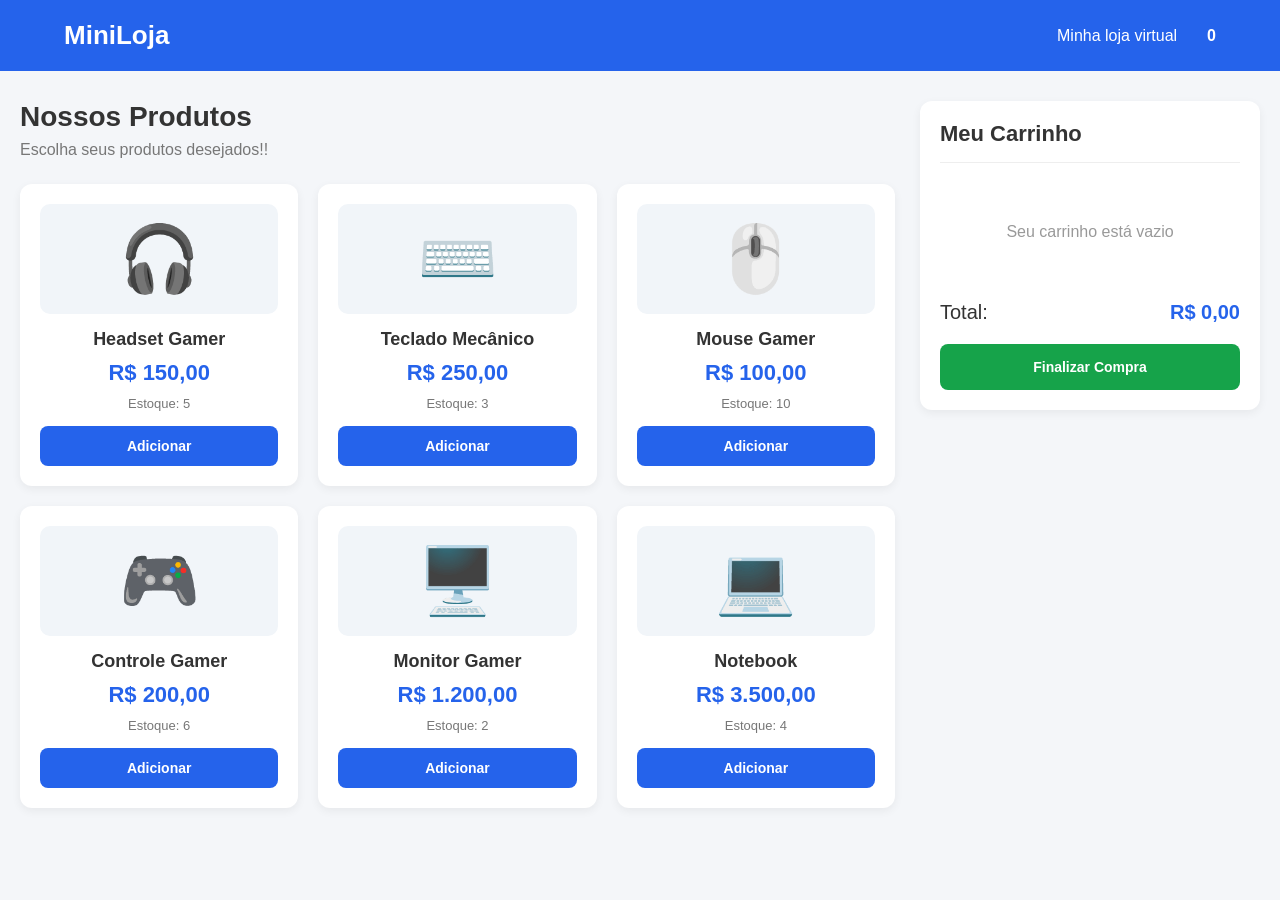
<file: index.html>
<!DOCTYPE html>
<html lang="pt-BR">

<head>
    <meta charset="UTF-8">
    <meta name="viewport" content="width=device-width, initial-scale=1.0">

    <title>MiniLoja</title>

    <link rel="stylesheet" href="./CSS/style.css">
    <script src="./JS/loja.js" defer></script>
</head>

<body>

    <header>
        <div class="logo">MiniLoja</div>
        <div class="header-info">
            <span>Minha loja virtual</span>
            <span><strong id="contador-dinheiro">0</strong></span>
        </div>
    </header>

    <main class="container">
        <aside class="loja">
            <div class="titulo-secao">
                <h1>Nossos Produtos</h1>
                <p>Escolha seus produtos desejados!!</p>
            </div>
            <div id="lista-produtos" class="grid-produtos"></div>
        </aside>

        <aside class="carrinho">
            <h2>Meu Carrinho</h2>
            <div id="lista-carrinho"></div>
            <div class="resumo-carrinho">
                <div class="linha-total">
                    <span>Total:</span>
                    <strong id="total-carrinho">R$ 0,00</strong>
                </div>
                <button id="btn-finalizar" class="btn-finalizar">Finalizar Compra</button>
            </div>
        </aside>
    </main>

</body>

</html>
</file>
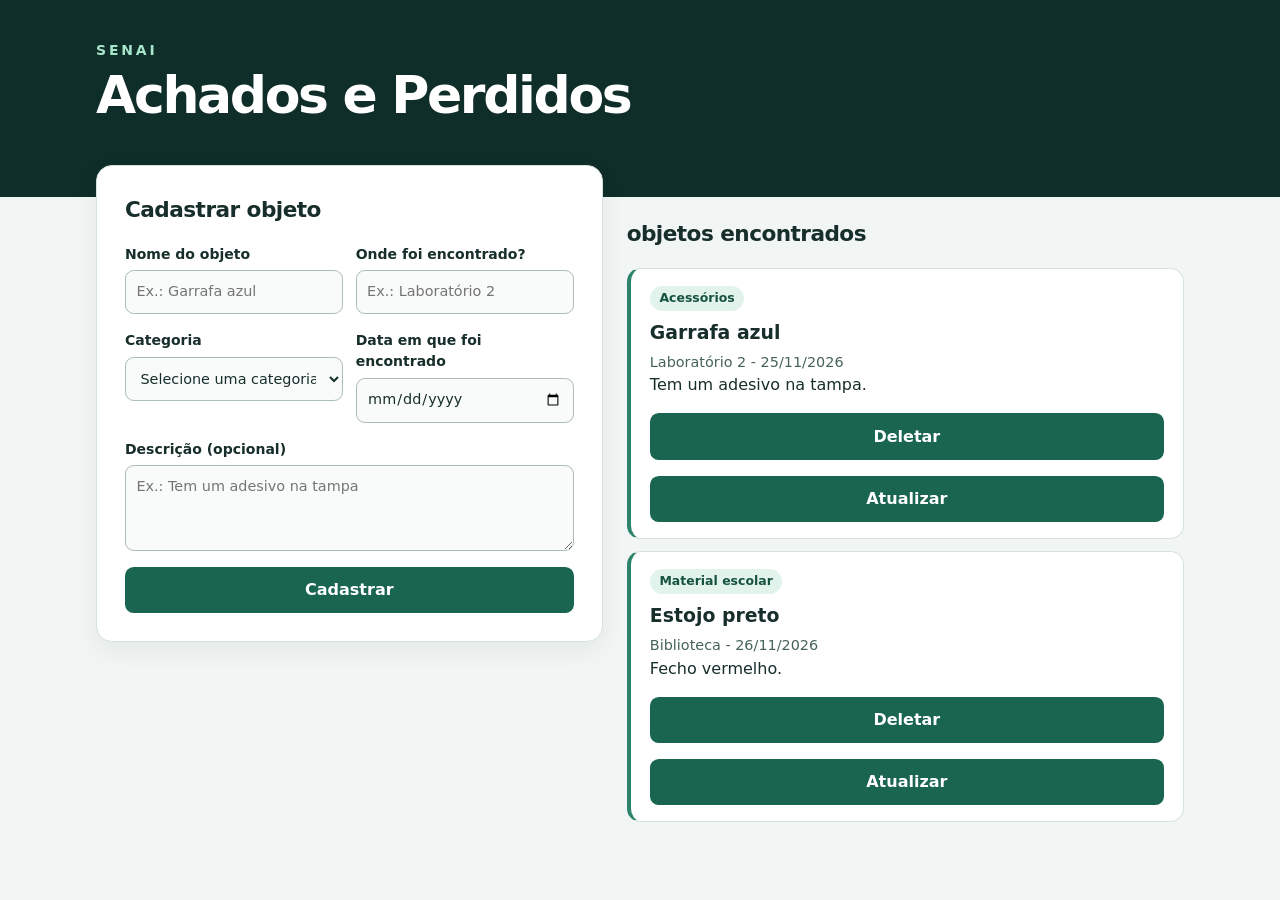
<file: achados-e-perdidos-senai-aplicativos/index.html>
<!DOCTYPE html>
<html lang="pt-BR">

<head>
    <meta charset="UTF-8">
    <meta name="viewport" content="width=device-width, initial-scale=1">
    <title>Achados e Perdidos do SENAI</title>
    <link rel="stylesheet" href="style.css">
    <script src="script.js" defer></script>
</head>

<body>
    <header class="cabecalho">
        <div class="largura">
            <p class="instituicao">SENAI</p>
            <h1>Achados e Perdidos</h1>
        </div>
    </header>
    <main class="largura">
        <section class="painel" aria-labelledby="titulo-cadastro">
            <h2 id="titulo-cadastro">Cadastrar objeto</h2>
            <div class="campos">
                <div class="campo">
                    <label for="nome">Nome do objeto</label>
                    <input id="nome" type="text" placeholder="Ex.: Garrafa azul">
                </div>

                <div class="campo">
                    <label for="local">Onde foi encontrado?</label>
                    <input id="local" type="text" placeholder="Ex.: Laboratório 2">
                </div>

                <div class="campo">
                    <label for="categoria">Categoria</label>
                    <select id="categoria">
                        <option value="">Selecione uma categoria</option>
                        <option value="Acessórios">Acessórios</option>
                        <option value="Material escolar">Material escolar</option>
                        <option value="Eletrônicos">Eletrônicos</option>
                        <option value="Outros">Outros</option>
                    </select>
                </div>

                <div class="campo">
                    <label for="data">Data em que foi encontrado</label>
                    <input id="data" type="date">
                </div>

                <div class="campo campo-inteiro">
                    <label for="descricao">Descrição (opcional)</label>
                    <textarea id="descricao" rows="3" placeholder="Ex.: Tem um adesivo na tampa"></textarea>
                </div>

            </div>
            <button type="button" onclick="cadastrarObjeto()">Cadastrar</button>
            <p id="mensagem" role="status"></p>
        </section>

        <section class="resultados" aria-labelledby="titulo-lista">
            <h2 id="titulo-lista">objetos encontrados</h2>
            <ul id="lista-objetos"></ul>
        </section>
    </main>

</body>

</html>
</file>
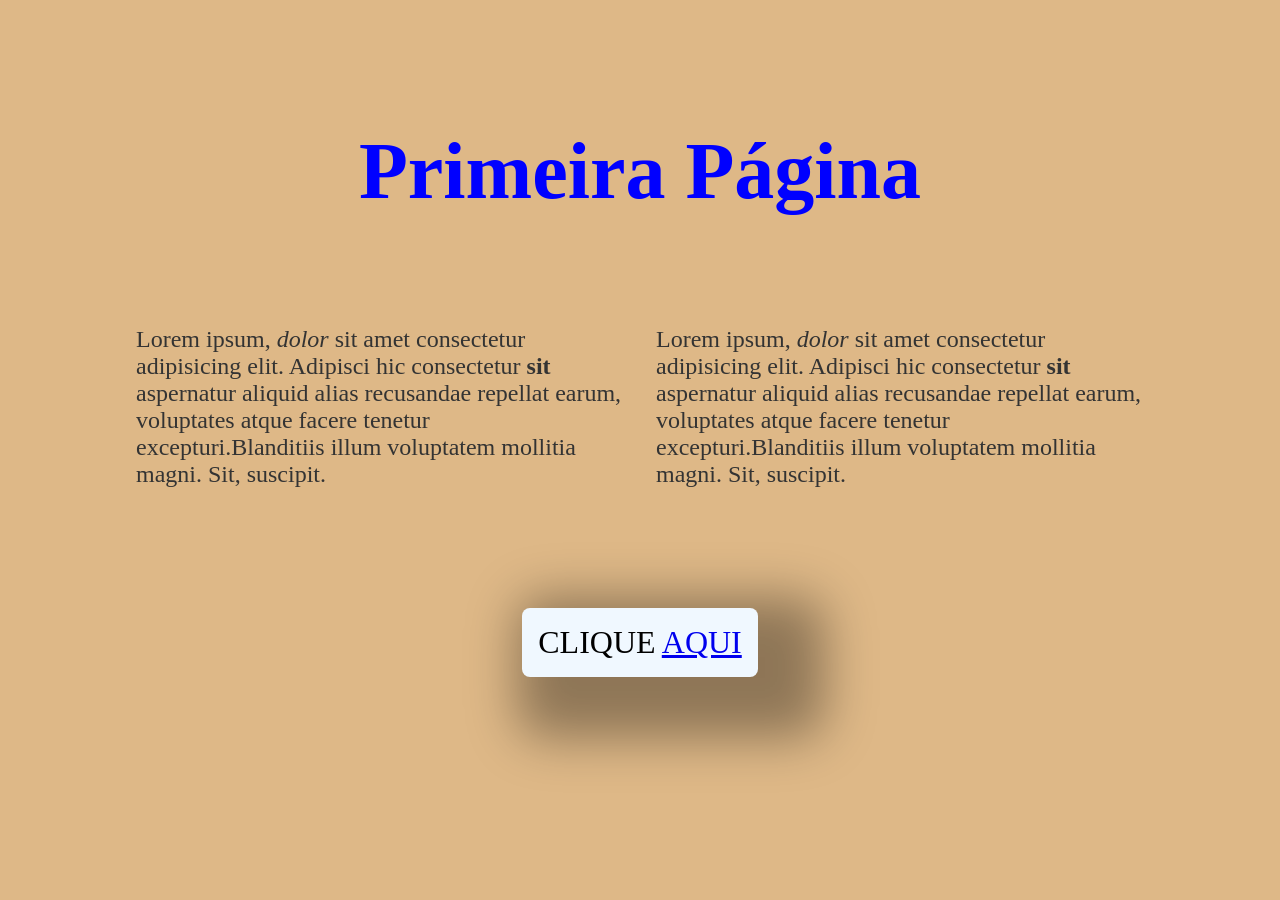
<file: introducao/index.html>
<!DOCTYPE html>
<html lang="pt-BR">

<head>
    <meta charset="UTF-8">
    <meta name="viewport" content="width=device-width, initial-scale=1.0">
    <title>Senai</title>

    <link rel="stylesheet" href="style.css">
</head>

<body>
    <div class="container">
        <h1>Primeira Página</h1>
        <div class="content">
            <p>
                Lorem ipsum, <i>dolor</i> sit amet consectetur adipisicing elit.
                Adipisci hic consectetur <strong>sit</strong> aspernatur aliquid
                alias recusandae repellat earum, voluptates atque facere tenetur
                excepturi.Blanditiis illum voluptatem mollitia magni. Sit, suscipit.
            </p>

            <p>
                Lorem ipsum, <i>dolor</i> sit amet consectetur adipisicing elit.
                Adipisci hic consectetur <strong>sit</strong> aspernatur aliquid
                alias recusandae repellat earum, voluptates atque facere tenetur
                excepturi.Blanditiis illum voluptatem mollitia magni. Sit, suscipit.
            </p>
        </div>
        <span>
            CLIQUE
            <a href="http://youtube.com" targe="blank">AQUI</a>
        </span>
    </div>
</body>

</html>
</file>
<file: CSS/style.css>
/* CONFIGURAÇÕES GERAIS */
* {
    margin: 0;
    padding: 0;
    box-sizing: border-box;
}

body {
    font-family: Arial, sans-serif;
    background: #f4f6f9;
    color: #333;
}

/* CABEÇALHO */
header {
    background: #2563eb;
    color: white;
    padding: 20px 5%;
    display: flex;
    justify-content: space-between;
    align-items: center;
}

.logo {
    font-size: 26px;
    font-weight: bold;
}

.header-info {
    display: flex;
    align-items: center;
    gap: 30px;
}

/* CONTEÚDO */
.container {
    max-width: 1400px;
    margin: 30px auto;
    padding: 0 20px;
    display: grid;
    grid-template-columns: 1fr 340px;
    gap: 25px;
}

.titulo-secao {
    margin-bottom: 25px;
}

.titulo-secao h1 {
    font-size: 28px;
    margin-bottom: 8px;
}

.titulo-secao p {
    color: #777;
}

/* PRODUTOS */
.grid-produtos {
    display: grid;
    grid-template-columns: repeat(3, 1fr);
    gap: 20px;
}

.card-produto {
    background: white;
    border-radius: 12px;
    padding: 20px;
    text-align: center;
    box-shadow: 0 3px 10px rgba(0, 0, 0, 0.06);
    transition: transform 0.2s;
}

.card-produto:hover {
    transform: translateY(-5px);
}

.produto-imagem {
    height: 110px;
    display: flex;
    align-items: center;
    justify-content: center;
    font-size: 65px;
    background: #f1f5f9;
    border-radius: 10px;
    margin-bottom: 15px;
}

.card-produto h3 {
    font-size: 18px;
    margin-bottom: 10px;
}

.preco {
    font-size: 22px;
    font-weight: bold;
    color: #2563eb;
    margin-bottom: 10px;
}

.estoque {
    font-size: 13px;
    color: #777;
    margin-bottom: 15px;
}

/* BOTÕES */
button {
    cursor: pointer;
    border: none;
    border-radius: 8px;
    font-size: 14px;
    font-weight: bold;
}

.btn-adicionar {
    width: 100%;
    padding: 12px;
    background: #2563eb;
    color: white;
}

.btn-adicionar:hover {
    background: #1d4ed8;
}

.btn-adicionar:disabled {
    background: #94a3b8;
    cursor: not-allowed;
}

/* CARRINHO */
.carrinho {
    background: white;
    border-radius: 12px;
    padding: 20px;
    box-shadow: 0 3px 10px rgba(0, 0, 0, 0.06);
    align-self: start;
}

.carrinho h2 {
    font-size: 22px;
    margin-bottom: 25px;
    padding-bottom: 15px;
    border-bottom: 1px solid #eee;
}

.item-carrinho {
    display: flex;
    justify-content: space-between;
    align-items: center;
    gap: 10px;
    padding: 15px 0;
    border-bottom: 1px solid #eee;
}

.item-info {
    flex: 1;
}

.item-info h4 {
    font-size: 14px;
    margin-bottom: 6px;
}

.item-info p {
    color: #2563eb;
    font-weight: bold;
}

.controles {
    display: flex;
    align-items: center;
    gap: 8px;
    margin-top: 10px;
}

.btn-quantidade {
    width: 28px;
    height: 28px;
    background: #e2e8f0;
    color: #333;
}

.btn-quantidade:hover {
    background: #cbd5e1;
}

.btn-remover {
    background: #fee2e2;
    color: #dc2626;
    padding: 8px;
}

.btn-remover:hover {
    background: #fecaca;
}

.resumo-carrinho {
    margin-top: 25px;
}

.linha-total {
    display: flex;
    justify-content: space-between;
    font-size: 20px;
    margin-bottom: 20px;
}

.linha-total strong {
    color: #2563eb;
}

.btn-finalizar {
    width: 100%;
    padding: 15px;
    background: #16a34a;
    color: white;
}

.btn-finalizar:hover {
    background: #15803d;
}

.carrinho-vazio {
    text-align: center;
    padding: 35px 10px;
    color: #999;
}

footer {
    text-align: center;
    padding: 25px;
    color: #888;
    font-size: 14px;
}

/* RESPONSIVIDADE */
@media (max-width: 1100px) {
    .grid-produtos {
        grid-template-columns: repeat(2, 1fr);
    }
}

@media (max-width: 800px) {
    .container {
        grid-template-columns: 1fr;
    }
}

@media (max-width: 500px) {
    header {
        flex-direction: column;
        gap: 15px;
    }

    .grid-produtos {
        grid-template-columns: 1fr;
    }
}
</file>
<file: achados-e-perdidos-senai-aplicativos/style.css>
* {
    box-sizing: border-box;
}

body {
    margin: 0;
    background: #f1f5f4;
    color: #172e2a;
    font: 1rem/1.5 system-ui, sans-serif;
}

.largura {
    width: min(100% - 2rem, 68rem);
    margin-inline: auto;
}

.cabecalho {
    padding: 2.5rem 0 4.5rem;
    background: #102e29;
    color: #fff;
}

.instituicao {
    margin: 0 0 .4rem;
    color: #a8e6cc;
    font-size: .875rem;
    font-weight: 750;
    letter-spacing: .2em;
}

h1 {
    margin: 0;
    font-size: clamp(2rem, 5vw, 3.25rem);
    line-height: 1.1;
    letter-spacing: -.045em;
}

main {
    display: grid;
    grid-template-columns: minmax(0, 1fr) minmax(0, 1.1fr);
    align-items: start;
    gap: 1.5rem;
    padding-bottom: 2rem;
}

.painel {
    margin-top: -2rem;
    padding: clamp(1rem, 3vw, 1.75rem);
    border: 1px solid #d5e2dd;
    border-radius: 1rem;
    background: #fff;
    box-shadow: 0 8px 26px #102e2910;
}

.resultados {
    padding-top: 1.35rem;
}

h2 {
    margin: 0 0 1.1rem;
    font-size: 1.35rem;
    letter-spacing: -.025em;
}

.campos {
    display: grid;
    grid-template-columns: repeat(2, minmax(0, 1fr));
    gap: 1rem .8rem;
}

.campo-inteiro {
    grid-column: 1 / -1;
}

label {
    display: block;
    margin-bottom: .35rem;
    font-size: .875rem;
    font-weight: 650;
}

input,
select,
textarea {
    display: block;
    width: 100%;
    min-width: 0;
    min-height: 2.75rem;
    padding: .6rem .65rem;
    border: 1px solid #aabdb6;
    border-radius: .55rem;
    background: #f8fbfa;
    color: inherit;
    font: inherit;
    font-size: .9rem;
}

textarea {
    resize: vertical;
}

button {
    width: 100%;
    margin-top: 1rem;
    padding: .7rem 1rem;
    border: 0;
    border-radius: .55rem;
    background: #19654f;
    color: #fff;
    font: inherit;
    font-weight: 700;
    cursor: pointer;
}

button:hover {
    background: #124b3b;
}

:focus-visible {
    outline: 3px solid #287c69;
    outline-offset: 2px;
}

#mensagem {
    margin: .75rem 0 0;
}

#mensagem:empty {
    display: none;
}

#lista-objetos {
    display: grid;
    gap: .75rem;
    margin: 0;
    padding: 0;
    list-style: none;
}

#lista-objetos li {
    padding: 1rem 1.2rem;
    border: 1px solid #d5e2dd;
    border-left: 4px solid #2d846b;
    border-radius: .85rem;
    background: #fff;
    overflow-wrap: anywhere;
}

.categoria {
    display: inline-block;
    padding: .18rem .6rem;
    border-radius: 1rem;
    background: #e1f3eb;
    color: #16533f;
    font-size: .78rem;
    font-weight: 700;
}

#lista-objetos h3 {
    margin: .45rem 0 .15rem;
    font-size: 1.18rem;
}

#lista-objetos p {
    margin: .35rem 0 0;
}

.detalhes {
    color: #46635b;
    font-size: .9rem;
}

@media (max-width: 760px) {
    main {
        grid-template-columns: 1fr;
    }

    .resultados {
        padding-top: 0;
    }
}

@media (max-width: 420px) {
    .campos {
        grid-template-columns: 1fr;
    }
}
</file>
<file: introducao/style.css>
body {
    background-color: burlywood;
    padding: 64px;
}

div.container {
    display: flex;
    flex-direction: column;
    gap: 32px;
    box-sizing: border-box; 
    align-items: center;
}

div.content {
    display: flex;
    justify-content: space-evenly;
    padding: 0 64px 64px 64px;
    gap: 32px;
}

h1 {
    font-family: 'Times New Roman', Times, serif;
    font-size: 80px;
    font-weight: bold;
    color: blue;
}

p {
    font-size: 24px;
    color: #333333;
}

span {
    font-size: 32px;
    background-color: aliceblue;
    padding: 16px;
    border-radius: 8px;
    transition: padding 2s;
    box-shadow: 31px 25px 50px 36px rgba(0, 0, 0, 0.36);
    cursor: copy;
}

span:hover {
    background-color: aqua;
    padding: 60px;
}


// ICONES
⌂
⌕
◉
✉
♡
＋
○
➤
▱
•••
</file>
